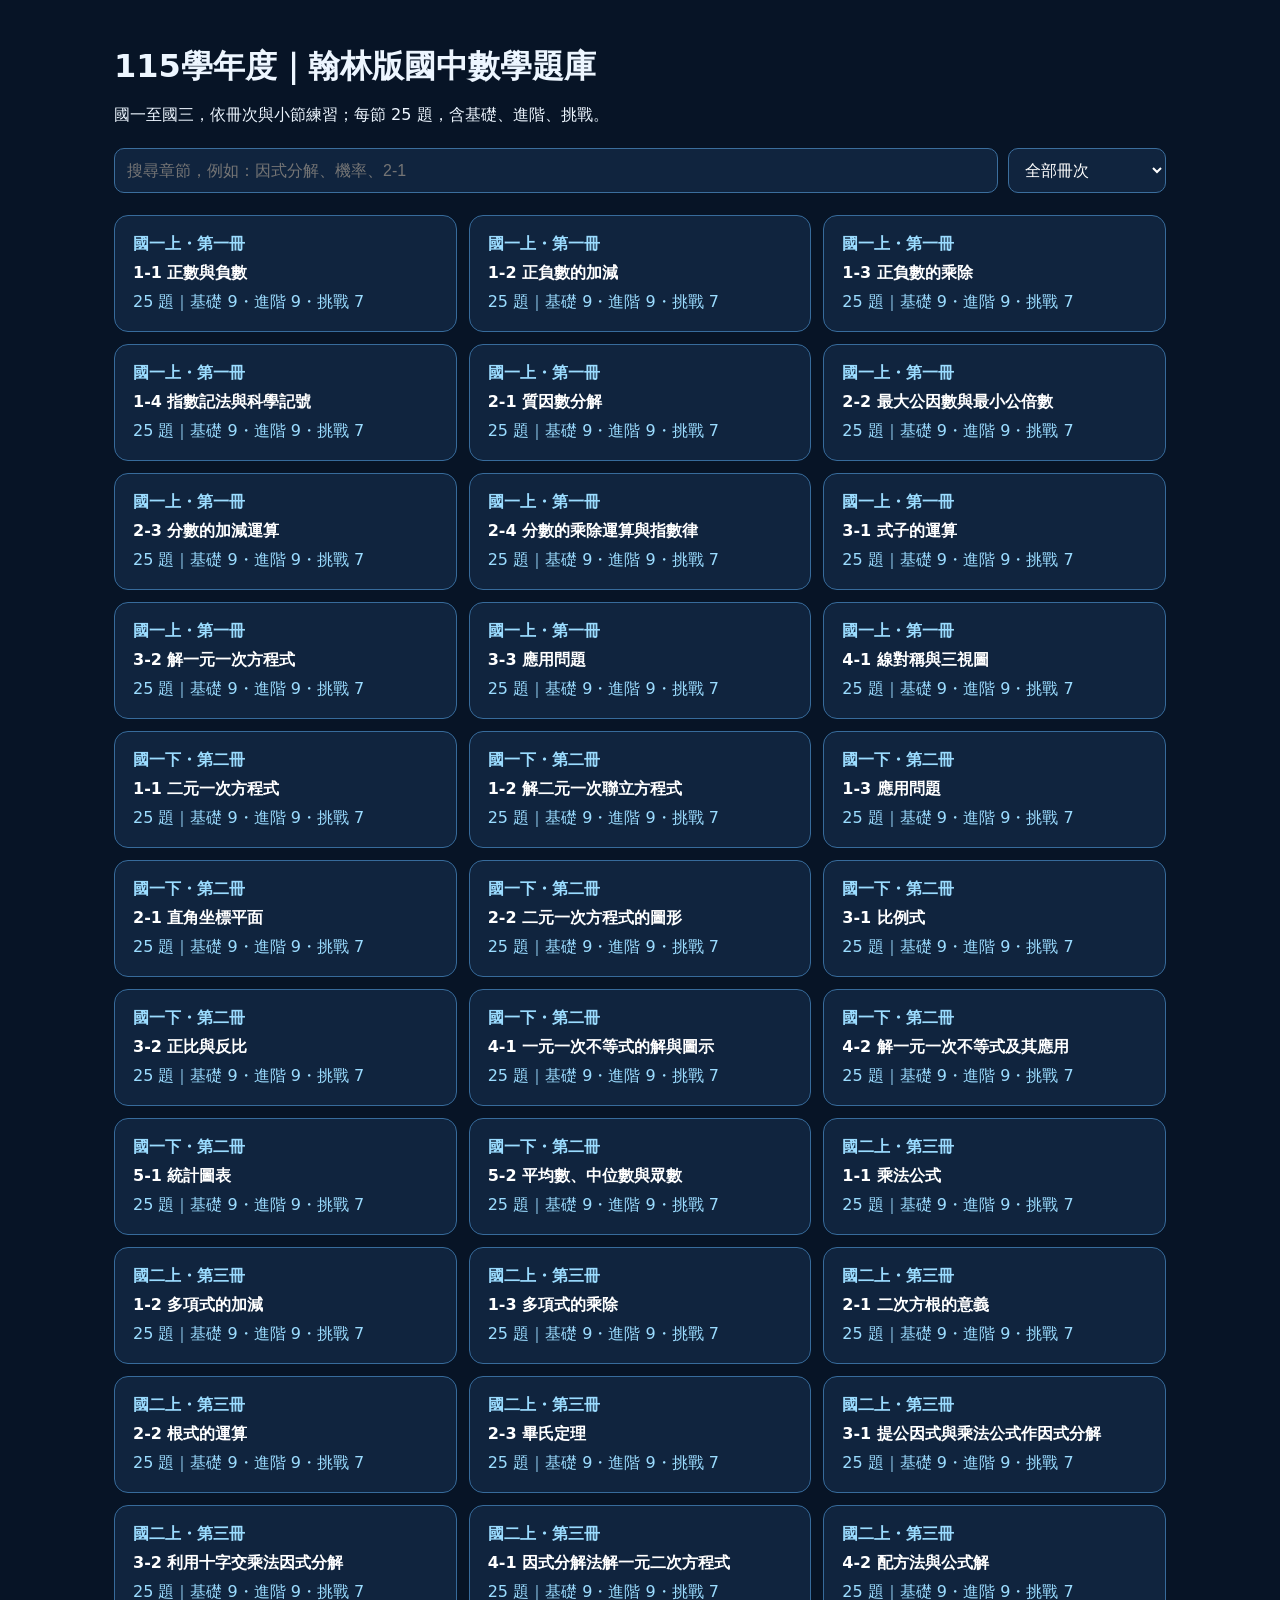
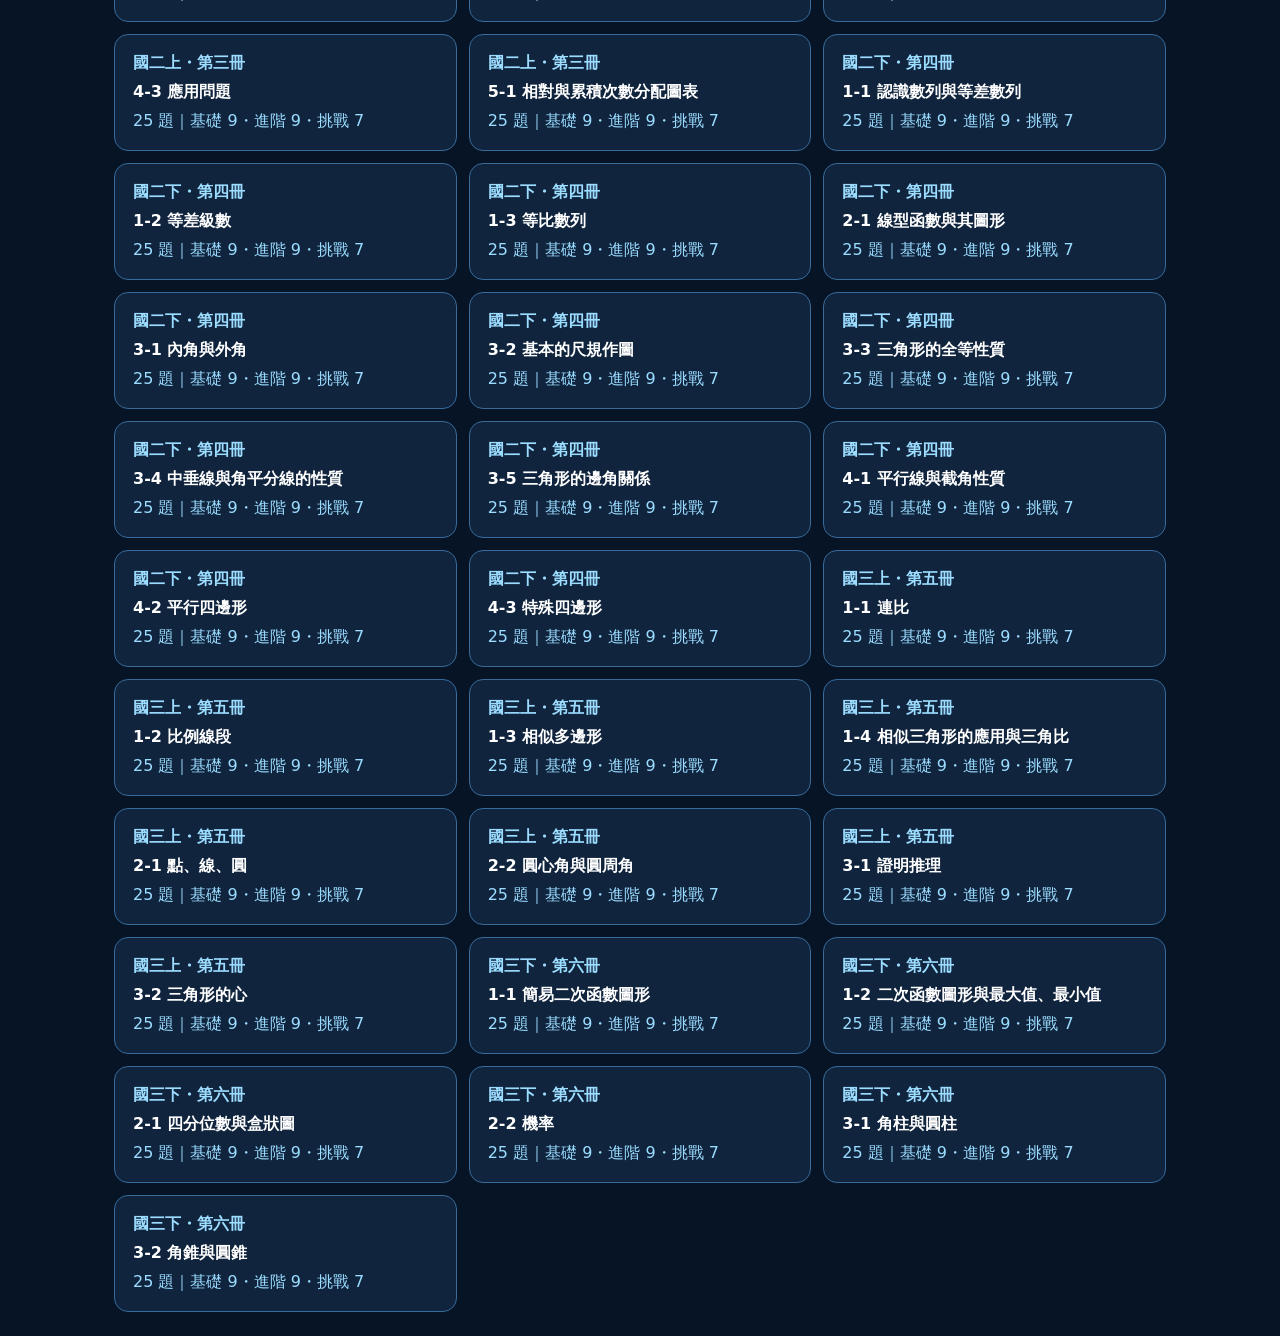
<file: index.html>
<!doctype html><html lang="zh-Hant"><head><meta charset="utf-8"><meta name="viewport" content="width=device-width,initial-scale=1"><title>115學年度翰林版國中數學題庫</title><link rel="stylesheet" href="style.css"></head><body data-page="home"><main class="wrap"><h1>115學年度｜翰林版國中數學題庫</h1><p>國一至國三，依冊次與小節練習；每節 25 題，含基礎、進階、挑戰。</p><div class="tools"><input id="search" placeholder="搜尋章節，例如：因式分解、機率、2-1"><select id="filter"><option value="">全部冊次</option><option value="b1">國一上・第一冊</option><option value="b2">國一下・第二冊</option><option value="b3">國二上・第三冊</option><option value="b4">國二下・第四冊</option><option value="b5">國三上・第五冊</option><option value="b6">國三下・第六冊</option></select></div><div id="grid" class="grid"></div></main><script src="app.js"></script></body></html>
</file>
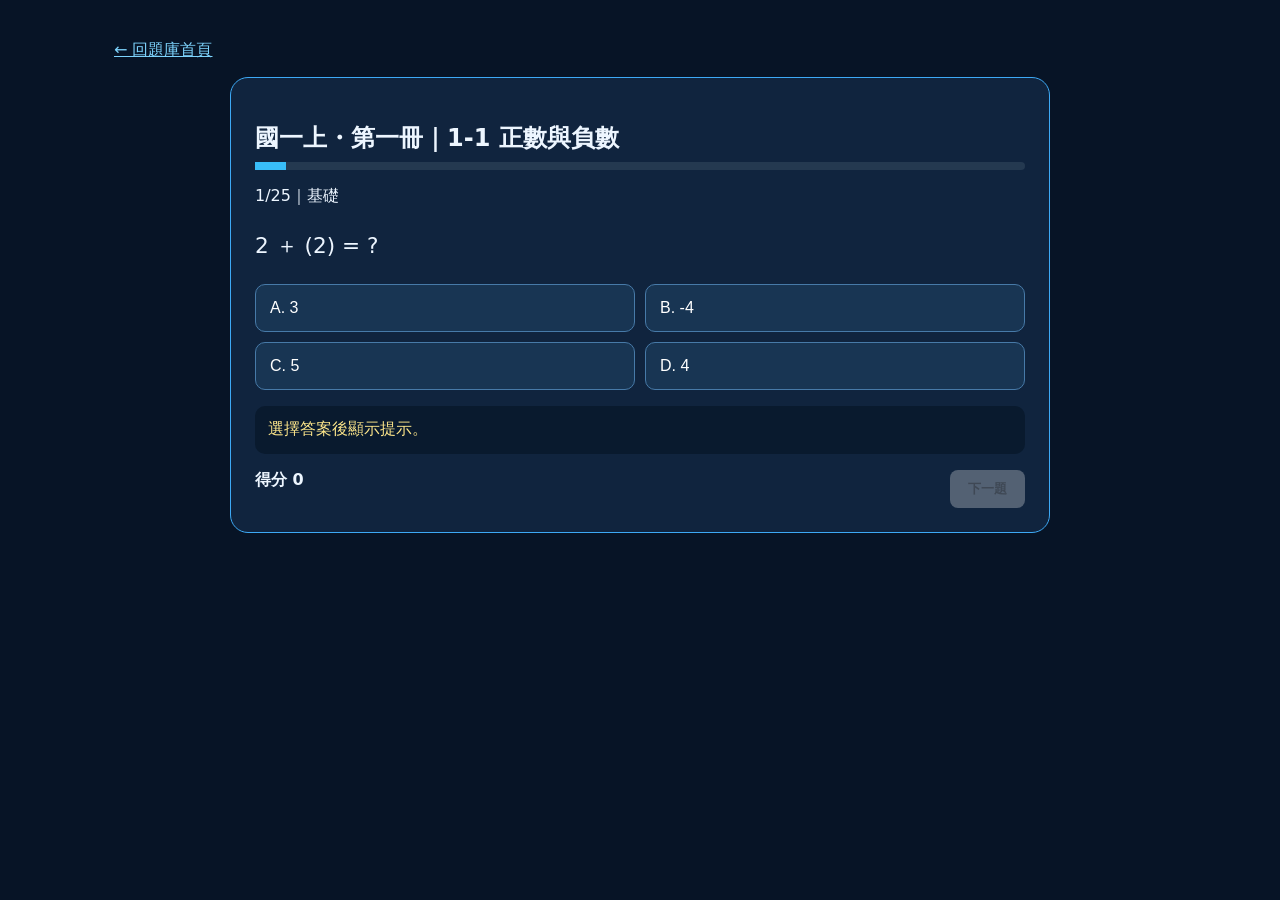
<file: quiz.html>
<!doctype html><html lang="zh-Hant"><head><meta charset="utf-8"><meta name="viewport" content="width=device-width,initial-scale=1"><title>章節練習｜115翰林數學</title><link rel="stylesheet" href="style.css"></head><body data-page="quiz"><main class="wrap"><p><a href="index.html">← 回題庫首頁</a></p><section class="quiz"><h1 id="title"></h1><div class="bar"><i id="bar"></i></div><p id="meta"></p><div id="q" class="q"></div><div id="opts" class="opts"></div><div id="hint" class="hint"></div><div class="nav"><strong id="score">得分 0</strong><button id="next" disabled>下一題</button></div></section></main><script src="app.js"></script></body></html>
</file>
<file: style.css>
*{box-sizing:border-box}body{margin:0;background:#071426;color:#edf6ff;font-family:system-ui,"Noto Sans TC",sans-serif}.wrap{max-width:1100px;margin:auto;padding:24px}h1{margin-bottom:8px}.tools{display:flex;gap:10px;margin:22px 0}.tools input,.tools select{padding:12px;border-radius:10px;border:1px solid #3b6e9d;background:#10243e;color:white;font-size:1rem}.tools input{flex:1}.grid{display:grid;grid-template-columns:repeat(auto-fit,minmax(280px,1fr));gap:12px}.card{display:flex;flex-direction:column;gap:8px;padding:18px;border:1px solid #376b9b;border-radius:14px;background:#10243e;color:white;text-decoration:none}.card:hover{border-color:#60c5ff;transform:translateY(-2px)}.card b,.card span{color:#9bdcff}.quiz{max-width:820px;margin:auto;background:#10243e;border:1px solid #3da9f5;border-radius:18px;padding:24px}.q{font-size:1.35rem;margin:24px 0}.opts{display:grid;grid-template-columns:1fr 1fr;gap:10px}.opts button{padding:14px;text-align:left;border:1px solid #477aa8;border-radius:10px;background:#183553;color:white;font-size:1rem}.right{border-color:#22c55e!important;background:#14532d!important}.wrong{border-color:#f43f5e!important;background:#5f1724!important}.hint{margin-top:16px;padding:13px;background:#091a2e;color:#fde68a;border-radius:10px;min-height:48px}.bar{height:8px;background:#243950;border-radius:8px}.bar i{display:block;height:100%;background:#38bdf8}.nav{display:flex;justify-content:space-between;margin-top:16px}.nav button{padding:10px 18px;border:0;border-radius:8px;font-weight:700}a{color:#7dd3fc}@media(max-width:620px){.opts{grid-template-columns:1fr}.tools{flex-direction:column}.wrap{padding:10px}}
</file>
